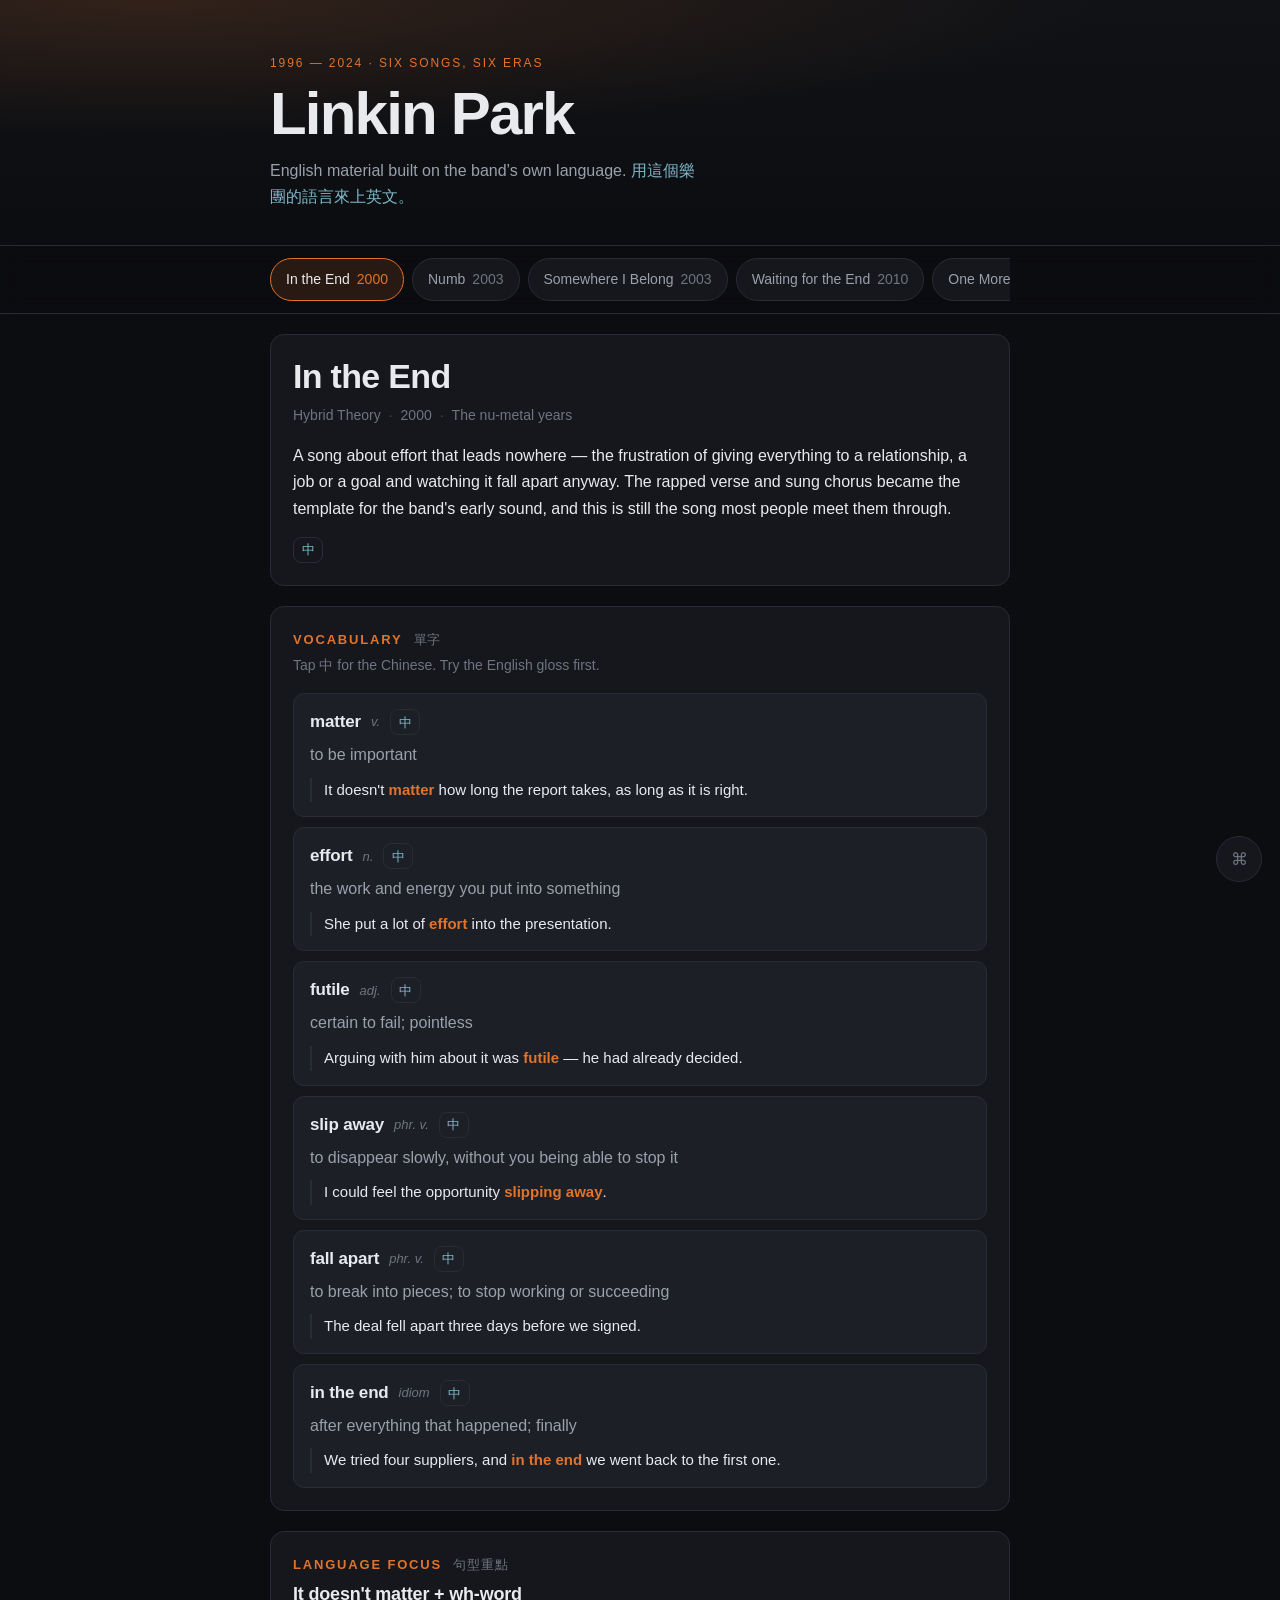
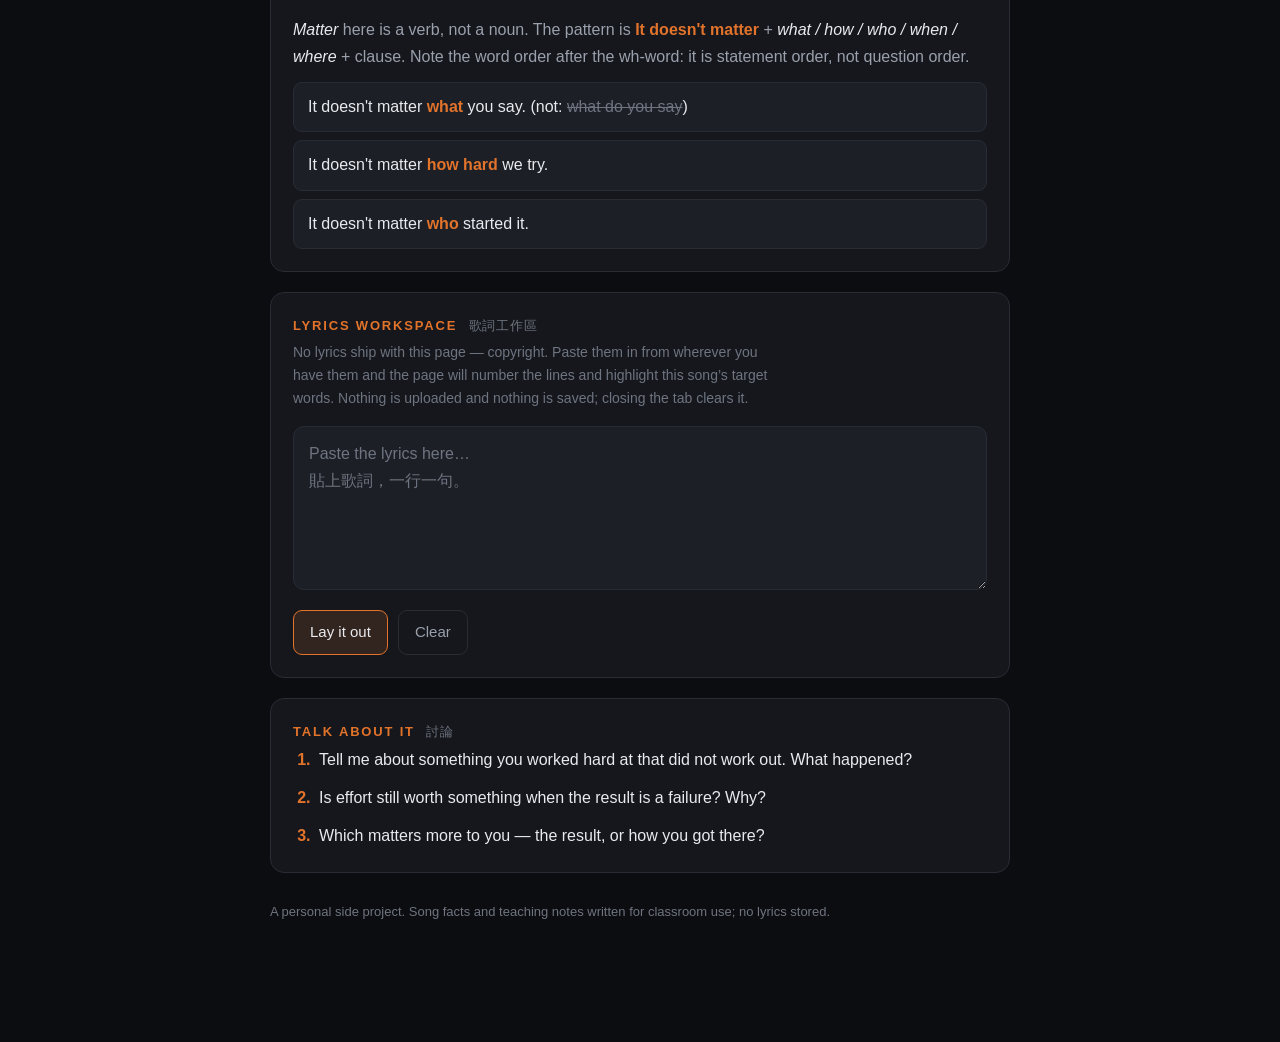
<file: index.html>
<!DOCTYPE html>
<html lang="en">
<head>
<meta charset="utf-8">
<meta name="viewport" content="width=device-width, initial-scale=1">
<title>Linkin Park — English through six songs</title>
<meta name="description" content="Six Linkin Park songs used as English material: vocabulary, language focus and discussion, with a lyrics workspace for the lesson itself.">
<link rel="stylesheet" href="style.css">
</head>
<body>

<header class="masthead">
  <div class="wrap">
    <p class="kicker">1996 — 2024 · six songs, six eras</p>
    <h1>Linkin Park</h1>
    <p class="sub">English material built on the band’s own language.<span class="zh-inline"> 用這個樂團的語言來上英文。</span></p>
  </div>
</header>

<nav class="songbar" aria-label="Songs">
  <div class="wrap">
    <div class="tabs" id="tabs" role="tablist"></div>
  </div>
</nav>

<main class="wrap" id="main">

  <section class="panel" id="about-panel">
    <div class="song-head">
      <h2 id="song-title"></h2>
      <p class="meta" id="song-meta"></p>
    </div>
    <p class="about" id="song-about"></p>
    <button class="zh-chip" id="about-zh-btn" type="button" aria-expanded="false">中</button>
    <p class="zh-text" id="song-about-zh" hidden></p>
  </section>

  <section class="panel">
    <h3 class="panel-h">Vocabulary <span class="panel-h-zh">單字</span></h3>
    <p class="hint">Tap 中 for the Chinese. Try the English gloss first.</p>
    <ul class="vocab" id="vocab-list"></ul>
  </section>

  <section class="panel">
    <h3 class="panel-h">Language focus <span class="panel-h-zh">句型重點</span></h3>
    <div class="focus" id="focus-box"></div>
  </section>

  <section class="panel">
    <h3 class="panel-h">Lyrics workspace <span class="panel-h-zh">歌詞工作區</span></h3>
    <p class="hint">
      No lyrics ship with this page — copyright. Paste them in from wherever you
      have them and the page will number the lines and highlight this song’s
      target words. Nothing is uploaded and nothing is saved; closing the tab
      clears it.
    </p>
    <textarea id="lyrics-input" class="lyrics-input" rows="5"
      placeholder="Paste the lyrics here…&#10;貼上歌詞，一行一句。"></textarea>
    <div class="row">
      <button class="btn" id="render-btn" type="button">Lay it out</button>
      <button class="btn ghost" id="clear-btn" type="button">Clear</button>
      <span class="count" id="line-count"></span>
    </div>
    <div class="lyrics-out" id="lyrics-out" aria-live="polite"></div>
  </section>

  <section class="panel">
    <h3 class="panel-h">Talk about it <span class="panel-h-zh">討論</span></h3>
    <ol class="questions" id="questions"></ol>
  </section>

</main>

<footer class="foot wrap">
  <p>A personal side project. Song facts and teaching notes written for classroom use; no lyrics stored.</p>
</footer>

<button class="teacher-toggle" id="teacher-toggle" type="button" aria-expanded="false" title="Teacher panel">⌘</button>

<aside class="teacher" id="teacher" hidden>
  <h4>Teacher</h4>
  <label class="switch">
    <input type="checkbox" id="all-zh">
    <span>Show all Chinese <span class="tiny">全部顯示中文</span></span>
  </label>
  <label class="switch">
    <input type="checkbox" id="big-text">
    <span>Larger text <span class="tiny">放大字級</span></span>
  </label>
  <button class="btn ghost small" id="reset-btn" type="button">Reset for next student</button>
  <p class="tiny note">Nothing is scored or saved. A reload is a clean lesson.</p>
</aside>

<script src="data.js"></script>
<script src="app.js"></script>
</body>
</html>
</file>
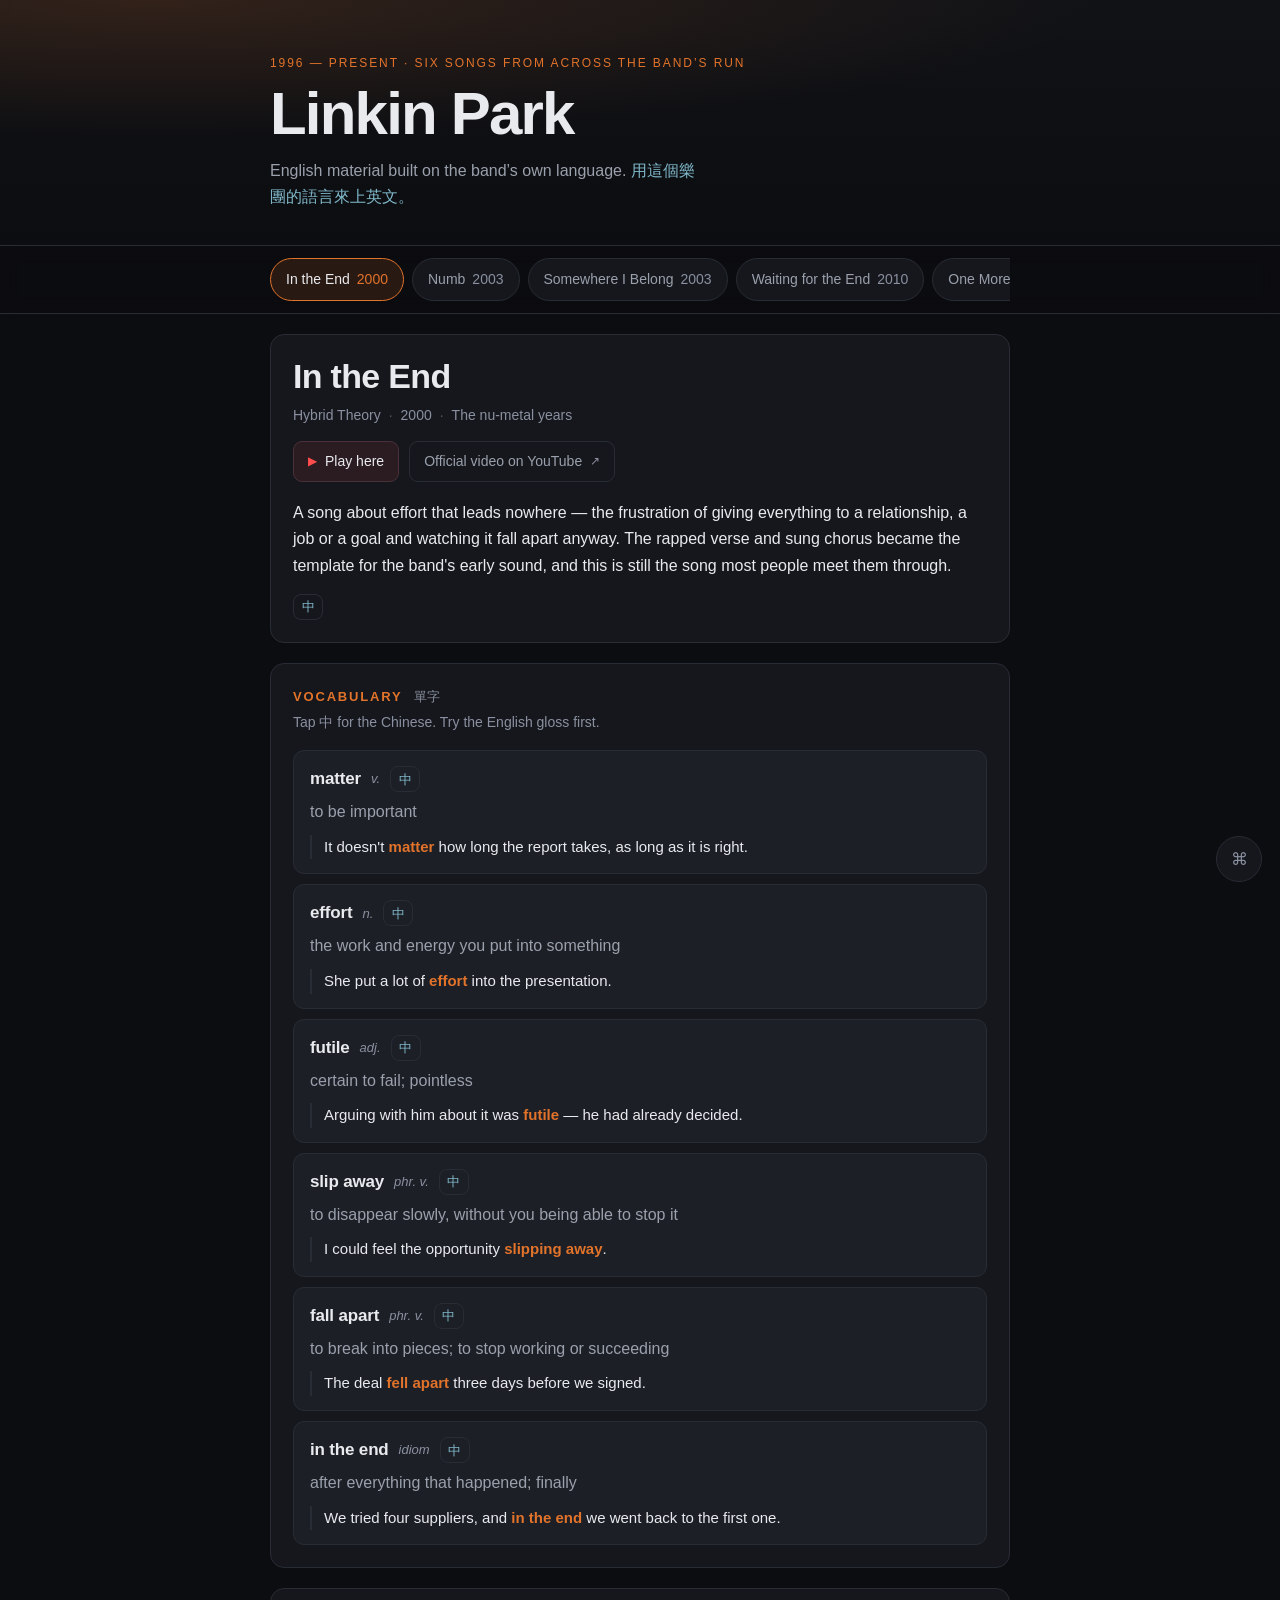
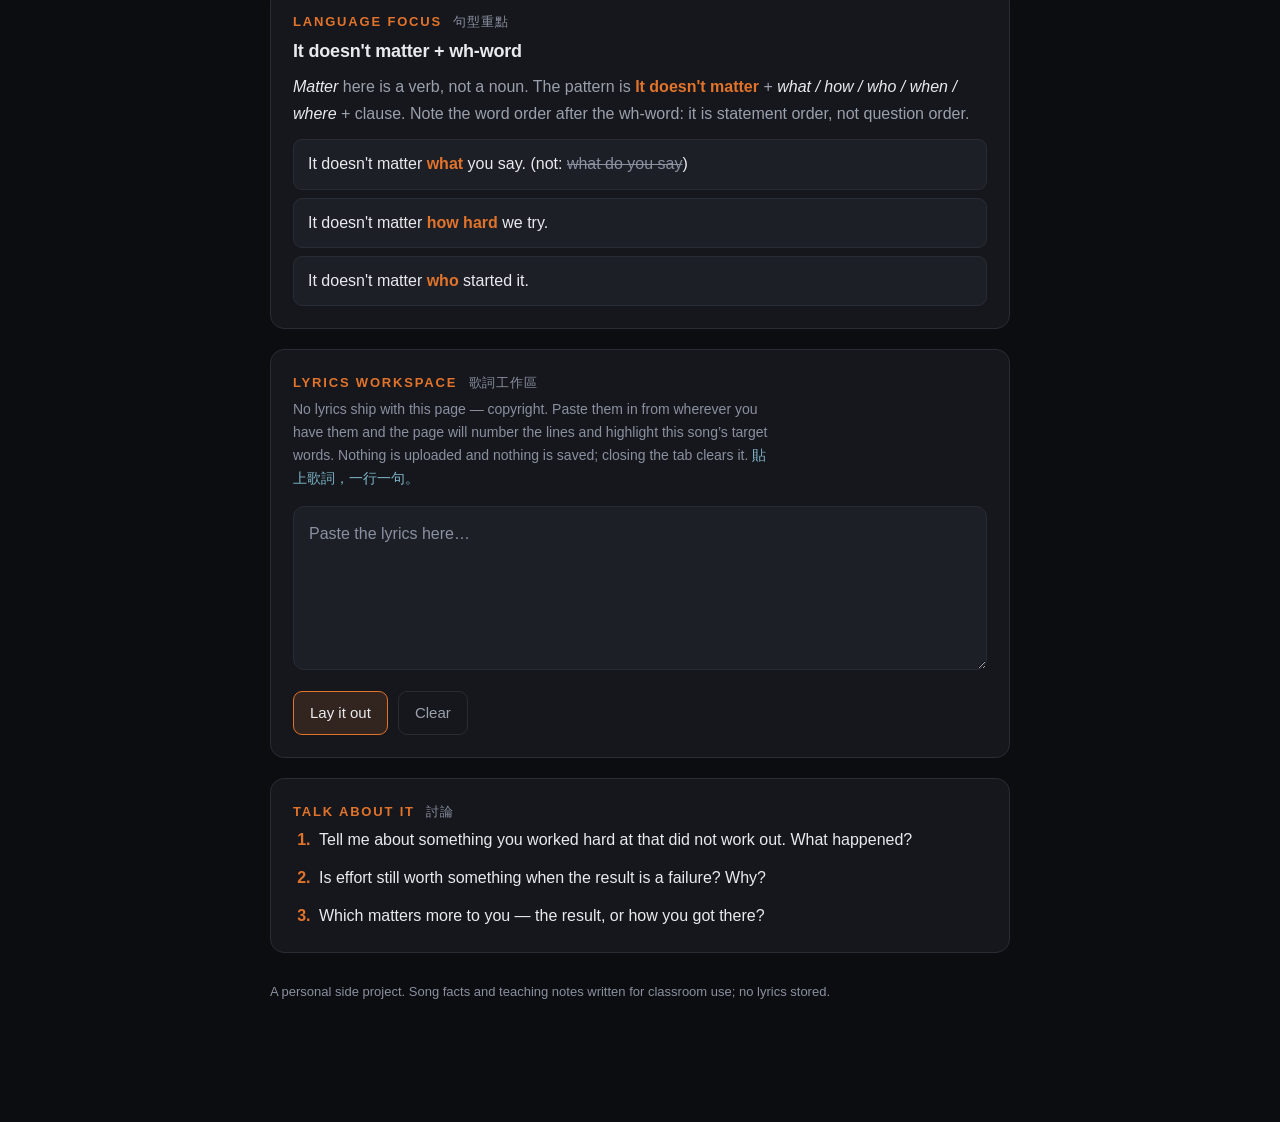
<file: public/index.html>
<!DOCTYPE html>
<html lang="en">
<head>
<meta charset="utf-8">
<meta name="viewport" content="width=device-width, initial-scale=1">
<title>Linkin Park — English through six songs</title>
<meta name="description" content="Six Linkin Park songs used as English material: vocabulary, language focus and discussion, with a lyrics workspace for the lesson itself.">
<link rel="stylesheet" href="style.css">
</head>
<body>

<header class="masthead">
  <div class="wrap">
    <p class="kicker">1996 — present · six songs from across the band’s run</p>
    <h1>Linkin Park</h1>
    <p class="sub">English material built on the band’s own language.<span class="zh-inline" lang="zh-Hant"> 用這個樂團的語言來上英文。</span></p>
  </div>
</header>

<nav class="songbar" aria-label="Songs">
  <div class="wrap">
    <div class="tabs" id="tabs" role="tablist" aria-label="Songs"></div>
  </div>
</nav>

<main class="wrap" id="main" role="tabpanel" tabindex="-1">

  <section class="panel" id="about-panel">
    <div class="song-head">
      <h2 id="song-title"></h2>
      <p class="meta" id="song-meta"></p>
      <!-- The player is loaded only on click. Until then this page makes no
           outbound request at all, so opening it in a lesson tells YouTube
           nothing until the teacher decides to play something. -->
      <div class="song-links" id="song-links" hidden>
        <button class="yt yt-play" id="yt-play" type="button" aria-expanded="false"
                aria-controls="player">
          <span class="play" aria-hidden="true">▶</span>
          <span class="yt-play-label">Play here</span>
        </button>
        <a class="yt" id="song-yt" target="_blank" rel="noopener noreferrer">
          <span class="yt-label">Official video on YouTube</span>
          <span class="ext" aria-hidden="true">↗</span>
        </a>
      </div>
      <div class="player" id="player" hidden></div>
    </div>
    <p class="about" id="song-about"></p>
    <button class="zh-chip" id="about-zh-btn" type="button" aria-expanded="false"
            aria-label="Chinese translation of this description" lang="zh-Hant">中</button>
    <p class="zh-text" id="song-about-zh" lang="zh-Hant" hidden></p>
  </section>

  <section class="panel">
    <h3 class="panel-h">Vocabulary <span class="panel-h-zh" lang="zh-Hant">單字</span></h3>
    <p class="hint">Tap 中 for the Chinese. Try the English gloss first.</p>
    <ul class="vocab" id="vocab-list"></ul>
  </section>

  <section class="panel">
    <h3 class="panel-h">Language focus <span class="panel-h-zh" lang="zh-Hant">句型重點</span></h3>
    <div class="focus" id="focus-box"></div>
  </section>

  <section class="panel">
    <h3 class="panel-h">Lyrics workspace <span class="panel-h-zh" lang="zh-Hant">歌詞工作區</span></h3>
    <p class="hint" id="lyrics-hint">
      No lyrics ship with this page — copyright. Paste them in from wherever you
      have them and the page will number the lines and highlight this song’s
      target words. Nothing is uploaded and nothing is saved; closing the tab
      clears it.<span class="zh-inline" lang="zh-Hant"> 貼上歌詞，一行一句。</span>
    </p>
    <!-- autocomplete=off keeps the browser from writing the pasted words into
         session form state on disk and restoring them after a reload. -->
    <textarea id="lyrics-input" class="lyrics-input" rows="5"
      aria-label="Lyrics" aria-describedby="lyrics-hint" autocomplete="off"
      placeholder="Paste the lyrics here…"></textarea>
    <div class="row">
      <button class="btn" id="render-btn" type="button">Lay it out</button>
      <button class="btn ghost" id="clear-btn" type="button">Clear</button>
      <span class="count" id="line-count" aria-live="polite"></span>
    </div>
    <div class="lyrics-out" id="lyrics-out"></div>
  </section>

  <section class="panel">
    <h3 class="panel-h">Talk about it <span class="panel-h-zh" lang="zh-Hant">討論</span></h3>
    <ol class="questions" id="questions"></ol>
  </section>

</main>

<footer class="foot wrap">
  <p>A personal side project. Song facts and teaching notes written for classroom use; no lyrics stored.</p>
</footer>

<button class="teacher-toggle" id="teacher-toggle" type="button" aria-expanded="false"
        aria-controls="teacher" aria-label="Teacher panel" title="Teacher panel">⌘</button>

<aside class="teacher" id="teacher" hidden>
  <h4>Teacher</h4>
  <label class="switch">
    <input type="checkbox" id="all-zh" autocomplete="off">
    <span>Show all Chinese <span class="tiny" lang="zh-Hant">全部顯示中文</span></span>
  </label>
  <label class="switch">
    <input type="checkbox" id="big-text" autocomplete="off">
    <span>Larger text <span class="tiny" lang="zh-Hant">放大字級</span></span>
  </label>
  <button class="btn ghost small" id="reset-btn" type="button">Reset for next student</button>
  <p class="tiny note">Nothing is scored or saved. A reload is a clean lesson.</p>
</aside>

<script src="data.js"></script>
<script src="app.js"></script>
</body>
</html>
</file>
<file: style.css>
:root {
  --bg: #0c0d10;
  --panel: #15171c;
  --panel-2: #1c1f26;
  --line: #282c35;
  --ink: #e9eaee;
  --ink-dim: #9aa0ac;
  --ink-faint: #6e7480;
  --accent: #e2732b;
  --accent-soft: rgba(226, 115, 43, 0.14);
  --zh: #7fb7c9;
  --radius: 14px;
  --pad: 22px;
}

* { box-sizing: border-box; }

html { -webkit-text-size-adjust: 100%; }

body {
  margin: 0;
  background: var(--bg);
  color: var(--ink);
  font: 16px/1.65 -apple-system, BlinkMacSystemFont, "Segoe UI", "Noto Sans TC",
        "PingFang TC", "Helvetica Neue", Arial, sans-serif;
  padding-bottom: 90px;
}

body.big { font-size: 19px; }

.wrap {
  max-width: 780px;
  margin: 0 auto;
  padding: 0 20px;
}

/* ---------- masthead ---------- */

.masthead {
  padding: 54px 0 34px;
  background:
    radial-gradient(120% 90% at 12% 0%, rgba(226, 115, 43, 0.16), transparent 62%),
    linear-gradient(#101216, var(--bg));
  border-bottom: 1px solid var(--line);
}

.kicker {
  margin: 0 0 10px;
  font-size: 12px;
  letter-spacing: 0.16em;
  text-transform: uppercase;
  color: var(--accent);
}

.masthead h1 {
  margin: 0;
  font-size: clamp(38px, 9vw, 60px);
  line-height: 1;
  letter-spacing: -0.03em;
  font-weight: 800;
}

.sub {
  margin: 14px 0 0;
  color: var(--ink-dim);
  max-width: 48ch;
}

.zh-inline { color: var(--zh); }

/* ---------- song tabs ---------- */

.songbar {
  position: sticky;
  top: 0;
  z-index: 20;
  background: rgba(12, 13, 16, 0.92);
  backdrop-filter: blur(10px);
  border-bottom: 1px solid var(--line);
}

.tabs {
  display: flex;
  gap: 8px;
  overflow-x: auto;
  padding: 12px 0;
  scrollbar-width: none;
}

.tabs::-webkit-scrollbar { display: none; }

.tab {
  flex: 0 0 auto;
  border: 1px solid var(--line);
  background: var(--panel);
  color: var(--ink-dim);
  border-radius: 999px;
  padding: 9px 15px;
  font: inherit;
  font-size: 14px;
  cursor: pointer;
  white-space: nowrap;
  transition: background 0.15s, color 0.15s, border-color 0.15s;
}

.tab:hover { color: var(--ink); border-color: #3a3f4b; }

.tab[aria-selected="true"] {
  background: var(--accent-soft);
  border-color: var(--accent);
  color: var(--ink);
}

.tab .yr {
  color: var(--ink-faint);
  margin-left: 7px;
  font-variant-numeric: tabular-nums;
}

.tab[aria-selected="true"] .yr { color: var(--accent); }

/* ---------- panels ---------- */

.panel {
  background: var(--panel);
  border: 1px solid var(--line);
  border-radius: var(--radius);
  padding: var(--pad);
  margin: 20px 0;
}

.panel-h {
  margin: 0 0 4px;
  font-size: 13px;
  letter-spacing: 0.14em;
  text-transform: uppercase;
  color: var(--accent);
  font-weight: 700;
}

.panel-h-zh {
  color: var(--ink-faint);
  letter-spacing: 0.06em;
  text-transform: none;
  font-weight: 500;
  margin-left: 6px;
}

.hint {
  margin: 0 0 16px;
  color: var(--ink-faint);
  font-size: 14px;
  max-width: 62ch;
}

.song-head h2 {
  margin: 0;
  font-size: clamp(26px, 6vw, 34px);
  line-height: 1.15;
  letter-spacing: -0.02em;
}

.meta {
  margin: 8px 0 16px;
  color: var(--ink-faint);
  font-size: 14px;
}

.meta .dot { margin: 0 8px; opacity: 0.5; }

.about { margin: 0 0 14px; }

/* ---------- Chinese reveal ---------- */

.zh-chip {
  border: 1px solid var(--line);
  background: transparent;
  color: var(--zh);
  border-radius: 8px;
  width: 30px;
  height: 26px;
  font: inherit;
  font-size: 13px;
  line-height: 1;
  cursor: pointer;
  flex: 0 0 auto;
  transition: background 0.15s, border-color 0.15s;
}

.zh-chip:hover { background: rgba(127, 183, 201, 0.12); border-color: var(--zh); }

.zh-chip[aria-expanded="true"] {
  background: rgba(127, 183, 201, 0.16);
  border-color: var(--zh);
}

.zh-text {
  color: var(--zh);
  margin: 12px 0 0;
  padding-left: 12px;
  border-left: 2px solid rgba(127, 183, 201, 0.4);
  line-height: 1.8;
}

.zh-text[hidden] { display: none; }

/* ---------- vocabulary ---------- */

.vocab {
  list-style: none;
  margin: 0;
  padding: 0;
  display: grid;
  gap: 10px;
}

.vocab li {
  background: var(--panel-2);
  border: 1px solid var(--line);
  border-radius: 11px;
  padding: 14px 16px;
}

.v-top {
  display: flex;
  align-items: center;
  gap: 10px;
  flex-wrap: wrap;
}

.v-word {
  font-weight: 700;
  font-size: 17px;
  letter-spacing: -0.01em;
}

.v-pos {
  color: var(--ink-faint);
  font-size: 13px;
  font-style: italic;
}

.v-gloss { margin: 6px 0 0; color: var(--ink-dim); }

.v-ex {
  margin: 9px 0 0;
  padding-left: 12px;
  border-left: 2px solid var(--line);
  color: var(--ink);
  font-size: 15px;
}

.v-ex b { color: var(--accent); font-weight: 600; }

.v-zh {
  margin: 9px 0 0;
  color: var(--zh);
  font-size: 15px;
}

.v-zh[hidden] { display: none; }

/* ---------- language focus ---------- */

.focus h4 {
  margin: 0 0 8px;
  font-size: 18px;
  letter-spacing: -0.01em;
}

.focus p { margin: 0 0 12px; color: var(--ink-dim); }

.focus em { color: var(--ink); font-style: italic; }

.focus strong { color: var(--accent); font-weight: 600; }

.focus s { color: var(--ink-faint); }

.focus ul {
  margin: 0;
  padding: 0;
  list-style: none;
  display: grid;
  gap: 8px;
}

.focus ul li {
  background: var(--panel-2);
  border-radius: 9px;
  padding: 11px 14px;
  border: 1px solid var(--line);
}

/* ---------- lyrics workspace ---------- */

.lyrics-input {
  width: 100%;
  background: var(--panel-2);
  border: 1px solid var(--line);
  border-radius: 11px;
  color: var(--ink);
  font: inherit;
  padding: 13px 15px;
  resize: vertical;
  line-height: 1.7;
}

.lyrics-input:focus {
  outline: none;
  border-color: var(--accent);
}

.lyrics-input::placeholder { color: var(--ink-faint); }

.row {
  display: flex;
  align-items: center;
  gap: 10px;
  margin-top: 12px;
  flex-wrap: wrap;
}

.btn {
  border: 1px solid var(--accent);
  background: var(--accent-soft);
  color: var(--ink);
  border-radius: 9px;
  padding: 9px 16px;
  font: inherit;
  font-size: 15px;
  cursor: pointer;
  transition: background 0.15s;
}

.btn:hover { background: rgba(226, 115, 43, 0.24); }

.btn.ghost {
  border-color: var(--line);
  background: transparent;
  color: var(--ink-dim);
}

.btn.ghost:hover { background: var(--panel-2); color: var(--ink); }

.btn.small { padding: 7px 12px; font-size: 14px; }

.count { color: var(--ink-faint); font-size: 14px; }

.lyrics-out { margin-top: 18px; }

.lyrics-out:empty { margin-top: 0; }

.lline {
  display: flex;
  gap: 12px;
  padding: 7px 0;
  border-bottom: 1px solid rgba(40, 44, 53, 0.6);
  line-height: 1.7;
}

.lline:last-child { border-bottom: 0; }

.lline.blank { padding: 6px 0; border-bottom: 0; }

.lnum {
  flex: 0 0 26px;
  text-align: right;
  color: var(--ink-faint);
  font-size: 13px;
  font-variant-numeric: tabular-nums;
  padding-top: 3px;
  user-select: none;
}

.ltext { flex: 1; }

.hit {
  background: var(--accent-soft);
  border-bottom: 1px solid var(--accent);
  border-radius: 3px;
  padding: 1px 3px;
  cursor: pointer;
  color: var(--ink);
}

.hit:hover { background: rgba(226, 115, 43, 0.3); }

.hit-pop {
  display: block;
  margin: 6px 0 4px 0;
  padding: 10px 13px;
  background: var(--panel-2);
  border: 1px solid var(--accent);
  border-radius: 9px;
  font-size: 15px;
  color: var(--ink-dim);
}

.hit-pop b { color: var(--ink); }

.hit-pop .zh { color: var(--zh); }

/* ---------- questions ---------- */

.questions {
  margin: 0;
  padding-left: 22px;
  display: grid;
  gap: 12px;
}

.questions li { padding-left: 4px; }

.questions li::marker { color: var(--accent); font-weight: 700; }

/* ---------- footer ---------- */

.foot {
  color: var(--ink-faint);
  font-size: 13px;
  padding-top: 8px;
  padding-bottom: 30px;
}

.foot p { margin: 0; }

/* ---------- teacher panel ---------- */

.teacher-toggle {
  position: fixed;
  right: 18px;
  bottom: 18px;
  z-index: 40;
  width: 46px;
  height: 46px;
  border-radius: 50%;
  border: 1px solid var(--line);
  background: var(--panel);
  color: var(--ink-faint);
  font-size: 17px;
  cursor: pointer;
  transition: color 0.15s, border-color 0.15s;
}

.teacher-toggle:hover { color: var(--ink); border-color: var(--accent); }

.teacher-toggle[aria-expanded="true"] {
  color: var(--accent);
  border-color: var(--accent);
}

.teacher {
  position: fixed;
  right: 18px;
  bottom: 74px;
  z-index: 40;
  width: 268px;
  background: var(--panel);
  border: 1px solid var(--line);
  border-radius: var(--radius);
  padding: 16px 18px;
  box-shadow: 0 18px 44px rgba(0, 0, 0, 0.55);
}

.teacher[hidden] { display: none; }

.teacher h4 {
  margin: 0 0 12px;
  font-size: 12px;
  letter-spacing: 0.14em;
  text-transform: uppercase;
  color: var(--ink-faint);
}

.switch {
  display: flex;
  align-items: center;
  gap: 10px;
  padding: 7px 0;
  cursor: pointer;
  font-size: 15px;
}

.switch input { accent-color: var(--accent); width: 16px; height: 16px; }

.tiny { color: var(--ink-faint); font-size: 12px; }

.teacher .btn { margin-top: 10px; width: 100%; }

.note { margin: 12px 0 0; line-height: 1.5; }

@media (max-width: 480px) {
  .panel { padding: 18px 16px; }
  .teacher { left: 18px; width: auto; }
}
</file>
<file: public/style.css>
:root {
  --bg: #0c0d10;
  --panel: #15171c;
  --panel-2: #1c1f26;
  --line: #282c35;
  --ink: #e9eaee;
  --ink-dim: #9aa0ac;
  /* Clears WCAG AA (4.5:1) on all three backgrounds at 12–14px, which the
     older #6e7480 did not — it read as grey mud on a classroom projector. */
  --ink-faint: #8a90a0;
  --accent: #e2732b;
  --accent-soft: rgba(226, 115, 43, 0.14);
  --zh: #7fb7c9;
  --radius: 14px;
  --pad: 22px;
}

* { box-sizing: border-box; }

html { -webkit-text-size-adjust: 100%; }

body {
  margin: 0;
  background: var(--bg);
  color: var(--ink);
  font: 16px/1.65 -apple-system, BlinkMacSystemFont, "Segoe UI", "Noto Sans TC",
        "PingFang TC", "Helvetica Neue", Arial, sans-serif;
  padding-bottom: 90px;
}

body.big { font-size: 19px; }

.wrap {
  max-width: 780px;
  margin: 0 auto;
  padding: 0 20px;
}

/* ---------- masthead ---------- */

.masthead {
  padding: 54px 0 34px;
  background:
    radial-gradient(120% 90% at 12% 0%, rgba(226, 115, 43, 0.16), transparent 62%),
    linear-gradient(#101216, var(--bg));
  border-bottom: 1px solid var(--line);
}

.kicker {
  margin: 0 0 10px;
  font-size: 12px;
  letter-spacing: 0.16em;
  text-transform: uppercase;
  color: var(--accent);
}

.masthead h1 {
  margin: 0;
  font-size: clamp(38px, 9vw, 60px);
  line-height: 1;
  letter-spacing: -0.03em;
  font-weight: 800;
}

.sub {
  margin: 14px 0 0;
  color: var(--ink-dim);
  max-width: 48ch;
}

.zh-inline { color: var(--zh); }

/* ---------- song tabs ---------- */

.songbar {
  position: sticky;
  top: 0;
  z-index: 20;
  background: rgba(12, 13, 16, 0.92);
  backdrop-filter: blur(10px);
  border-bottom: 1px solid var(--line);
}

.tabs {
  display: flex;
  gap: 8px;
  overflow-x: auto;
  padding: 12px 0;
  scrollbar-width: none;
}

.tabs::-webkit-scrollbar { display: none; }

.tab {
  flex: 0 0 auto;
  border: 1px solid var(--line);
  background: var(--panel);
  color: var(--ink-dim);
  border-radius: 999px;
  padding: 9px 15px;
  font: inherit;
  font-size: 14px;
  cursor: pointer;
  white-space: nowrap;
  transition: background 0.15s, color 0.15s, border-color 0.15s;
}

.tab:hover { color: var(--ink); border-color: #3a3f4b; }

.tab[aria-selected="true"] {
  background: var(--accent-soft);
  border-color: var(--accent);
  color: var(--ink);
}

.tab .yr {
  color: var(--ink-faint);
  margin-left: 7px;
  font-variant-numeric: tabular-nums;
}

.tab[aria-selected="true"] .yr { color: var(--accent); }

/* ---------- panels ---------- */

.panel {
  background: var(--panel);
  border: 1px solid var(--line);
  border-radius: var(--radius);
  padding: var(--pad);
  margin: 20px 0;
}

.panel-h {
  margin: 0 0 4px;
  font-size: 13px;
  letter-spacing: 0.14em;
  text-transform: uppercase;
  color: var(--accent);
  font-weight: 700;
}

.panel-h-zh {
  color: var(--ink-faint);
  letter-spacing: 0.06em;
  text-transform: none;
  font-weight: 500;
  margin-left: 6px;
}

.hint {
  margin: 0 0 16px;
  color: var(--ink-faint);
  font-size: 14px;
  max-width: 62ch;
}

.song-head h2 {
  margin: 0;
  font-size: clamp(26px, 6vw, 34px);
  line-height: 1.15;
  letter-spacing: -0.02em;
}

.meta {
  margin: 8px 0 14px;
  color: var(--ink-faint);
  font-size: 14px;
}

.meta .dot { margin: 0 8px; opacity: 0.5; }

.song-links {
  display: flex;
  flex-wrap: wrap;
  gap: 10px;
  margin: 0 0 18px;
}

.song-links[hidden] { display: none; }

.yt {
  display: inline-flex;
  align-items: center;
  gap: 8px;
  padding: 8px 14px;
  border: 1px solid var(--line);
  border-radius: 9px;
  color: var(--ink-dim);
  text-decoration: none;
  font: inherit;
  font-size: 14px;
  cursor: pointer;
  background: transparent;
  transition: background 0.15s, border-color 0.15s, color 0.15s;
}

.yt:hover,
.yt:focus-visible {
  background: rgba(255, 77, 77, 0.12);
  border-color: #ff4d4d;
  color: var(--ink);
}

.yt[hidden] { display: none; }

.yt .play { color: #ff4d4d; font-size: 12px; }

.yt .ext { color: var(--ink-faint); font-size: 12px; }

/* The play button is the primary action in a lesson, so it reads as one. */
.yt-play {
  border-color: #4a3038;
  background: rgba(255, 77, 77, 0.09);
  color: var(--ink);
}

.yt-play[aria-expanded="true"] .play { transform: rotate(90deg); }

.yt-play .play { transition: transform 0.15s; }

.player {
  margin: 0 0 18px;
  border: 1px solid var(--line);
  border-radius: 11px;
  overflow: hidden;
  background: #000;
  aspect-ratio: 16 / 9;
}

.player[hidden] { display: none; }

.player iframe {
  display: block;
  width: 100%;
  height: 100%;
  border: 0;
}


.about { margin: 0 0 14px; }

/* ---------- Chinese reveal ---------- */

.zh-chip {
  border: 1px solid var(--line);
  background: transparent;
  color: var(--zh);
  border-radius: 8px;
  width: 30px;
  height: 26px;
  font: inherit;
  font-size: 13px;
  line-height: 1;
  cursor: pointer;
  flex: 0 0 auto;
  transition: background 0.15s, border-color 0.15s;
}

.zh-chip:hover { background: rgba(127, 183, 201, 0.12); border-color: var(--zh); }

.zh-chip[aria-expanded="true"] {
  background: rgba(127, 183, 201, 0.16);
  border-color: var(--zh);
}

.zh-text {
  color: var(--zh);
  margin: 12px 0 0;
  padding-left: 12px;
  border-left: 2px solid rgba(127, 183, 201, 0.4);
  line-height: 1.8;
}

.zh-text[hidden] { display: none; }

/* ---------- vocabulary ---------- */

.vocab {
  list-style: none;
  margin: 0;
  padding: 0;
  display: grid;
  gap: 10px;
}

.vocab li {
  background: var(--panel-2);
  border: 1px solid var(--line);
  border-radius: 11px;
  padding: 14px 16px;
}

.v-top {
  display: flex;
  align-items: center;
  gap: 10px;
  flex-wrap: wrap;
}

.v-word {
  font-weight: 700;
  font-size: 17px;
  letter-spacing: -0.01em;
}

.v-pos {
  color: var(--ink-faint);
  font-size: 13px;
  font-style: italic;
}

.v-gloss { margin: 6px 0 0; color: var(--ink-dim); }

.v-ex {
  margin: 9px 0 0;
  padding-left: 12px;
  border-left: 2px solid var(--line);
  color: var(--ink);
  font-size: 15px;
}

.v-ex b { color: var(--accent); font-weight: 600; }

.v-zh {
  margin: 9px 0 0;
  color: var(--zh);
  font-size: 15px;
}

.v-zh[hidden] { display: none; }

/* ---------- language focus ---------- */

.focus h4 {
  margin: 0 0 8px;
  font-size: 18px;
  letter-spacing: -0.01em;
}

.focus p { margin: 0 0 12px; color: var(--ink-dim); }

.focus em { color: var(--ink); font-style: italic; }

.focus strong { color: var(--accent); font-weight: 600; }

.focus s { color: var(--ink-faint); }

.focus ul {
  margin: 0;
  padding: 0;
  list-style: none;
  display: grid;
  gap: 8px;
}

.focus ul li {
  background: var(--panel-2);
  border-radius: 9px;
  padding: 11px 14px;
  border: 1px solid var(--line);
}

/* ---------- lyrics workspace ---------- */

.lyrics-input {
  width: 100%;
  background: var(--panel-2);
  border: 1px solid var(--line);
  border-radius: 11px;
  color: var(--ink);
  font: inherit;
  padding: 13px 15px;
  resize: vertical;
  line-height: 1.7;
}

.lyrics-input:focus {
  outline: none;
  border-color: var(--accent);
}

.lyrics-input::placeholder { color: var(--ink-faint); }

.row {
  display: flex;
  align-items: center;
  gap: 10px;
  margin-top: 12px;
  flex-wrap: wrap;
}

.btn {
  border: 1px solid var(--accent);
  background: var(--accent-soft);
  color: var(--ink);
  border-radius: 9px;
  padding: 9px 16px;
  font: inherit;
  font-size: 15px;
  cursor: pointer;
  transition: background 0.15s;
}

.btn:hover { background: rgba(226, 115, 43, 0.24); }

.btn.ghost {
  border-color: var(--line);
  background: transparent;
  color: var(--ink-dim);
}

.btn.ghost:hover { background: var(--panel-2); color: var(--ink); }

.btn.small { padding: 7px 12px; font-size: 14px; }

.count { color: var(--ink-faint); font-size: 14px; }

.lyrics-out { margin-top: 18px; }

.lyrics-out:empty { margin-top: 0; }

.lline {
  display: flex;
  gap: 12px;
  padding: 7px 0;
  border-bottom: 1px solid rgba(40, 44, 53, 0.6);
  line-height: 1.7;
}

.lline:last-child { border-bottom: 0; }

.lline.blank { padding: 6px 0; border-bottom: 0; }

.lnum {
  flex: 0 0 26px;
  text-align: right;
  color: var(--ink-faint);
  font-size: 13px;
  font-variant-numeric: tabular-nums;
  padding-top: 3px;
  user-select: none;
}

.ltext { flex: 1; }

.hit {
  background: var(--accent-soft);
  border-bottom: 1px solid var(--accent);
  border-radius: 3px;
  padding: 1px 3px;
  cursor: pointer;
  color: var(--ink);
}

.hit:hover { background: rgba(226, 115, 43, 0.3); }

.hit-pop {
  display: block;
  margin: 6px 0 4px 0;
  padding: 10px 13px;
  background: var(--panel-2);
  border: 1px solid var(--accent);
  border-radius: 9px;
  font-size: 15px;
  color: var(--ink-dim);
}

.hit-pop b { color: var(--ink); }

.hit-pop .zh { color: var(--zh); }

/* ---------- questions ---------- */

.questions {
  margin: 0;
  padding-left: 22px;
  display: grid;
  gap: 12px;
}

.questions li { padding-left: 4px; }

.questions li::marker { color: var(--accent); font-weight: 700; }

/* ---------- footer ---------- */

.foot {
  color: var(--ink-faint);
  font-size: 13px;
  padding-top: 8px;
  padding-bottom: 30px;
}

.foot p { margin: 0; }

/* ---------- teacher panel ---------- */

.teacher-toggle {
  position: fixed;
  right: 18px;
  bottom: 18px;
  z-index: 40;
  width: 46px;
  height: 46px;
  border-radius: 50%;
  border: 1px solid var(--line);
  background: var(--panel);
  color: var(--ink-faint);
  font-size: 17px;
  cursor: pointer;
  transition: color 0.15s, border-color 0.15s;
}

.teacher-toggle:hover { color: var(--ink); border-color: var(--accent); }

.teacher-toggle[aria-expanded="true"] {
  color: var(--accent);
  border-color: var(--accent);
}

.teacher {
  position: fixed;
  right: 18px;
  bottom: 74px;
  z-index: 40;
  width: 268px;
  background: var(--panel);
  border: 1px solid var(--line);
  border-radius: var(--radius);
  padding: 16px 18px;
  box-shadow: 0 18px 44px rgba(0, 0, 0, 0.55);
}

.teacher[hidden] { display: none; }

.teacher h4 {
  margin: 0 0 12px;
  font-size: 12px;
  letter-spacing: 0.14em;
  text-transform: uppercase;
  color: var(--ink-faint);
}

.switch {
  display: flex;
  align-items: center;
  gap: 10px;
  padding: 7px 0;
  cursor: pointer;
  font-size: 15px;
}

.switch input { accent-color: var(--accent); width: 16px; height: 16px; }

.tiny { color: var(--ink-faint); font-size: 12px; }

.teacher .btn { margin-top: 10px; width: 100%; }

.note { margin: 12px 0 0; line-height: 1.5; }

@media (max-width: 480px) {
  .panel { padding: 18px 16px; }
  .teacher { left: 18px; width: auto; }
}
</file>
